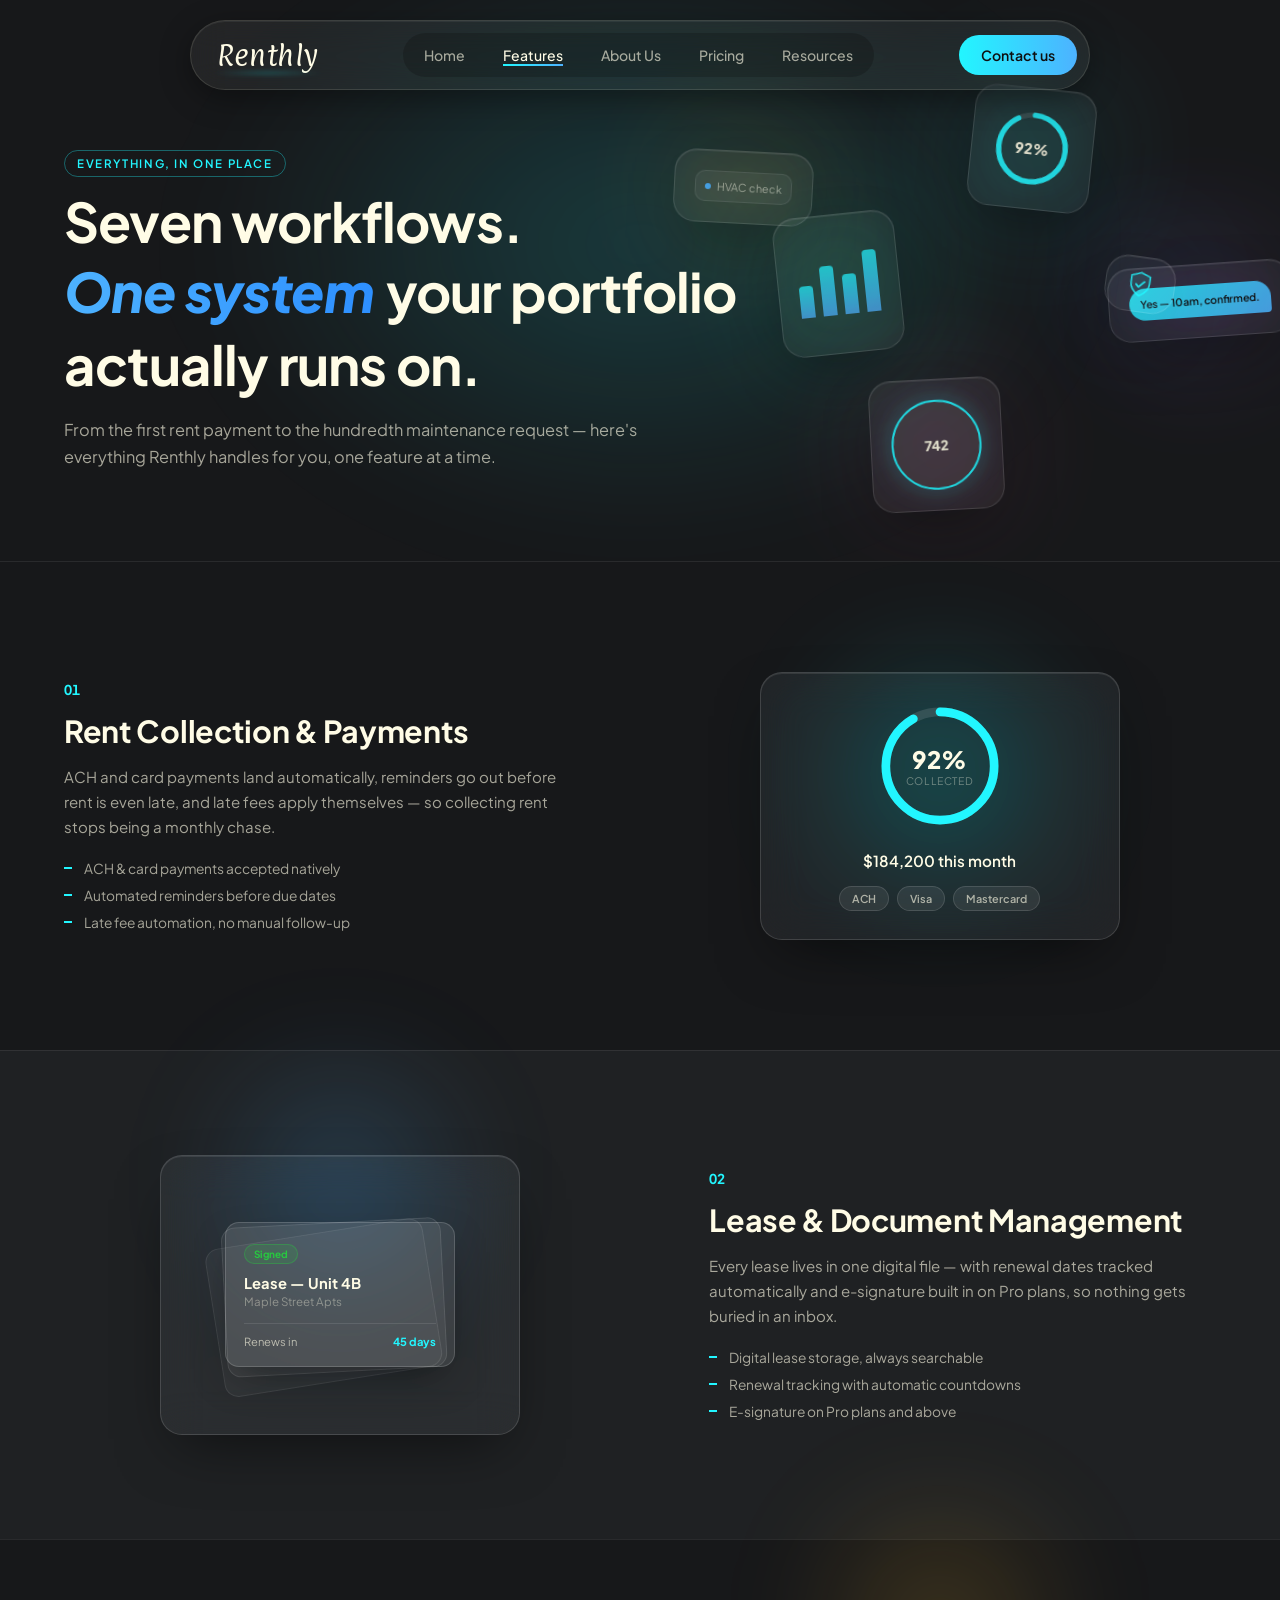
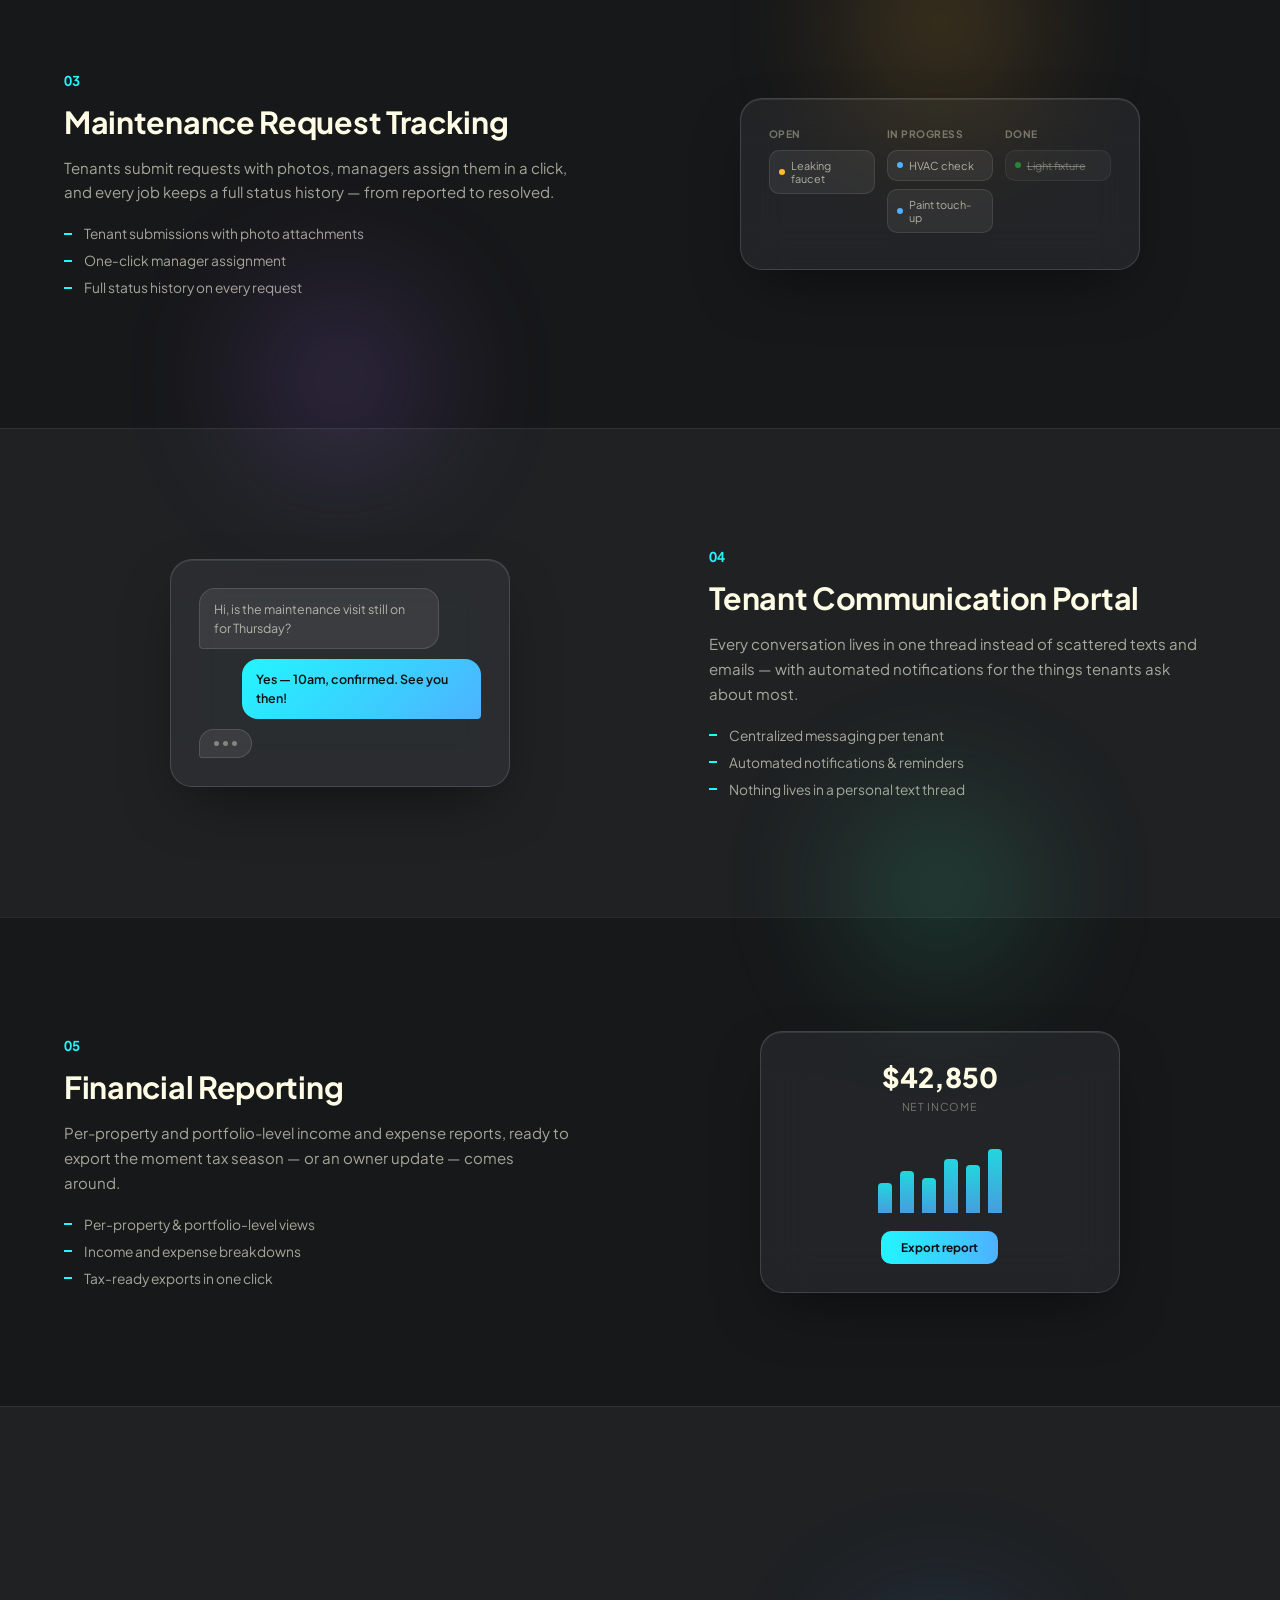
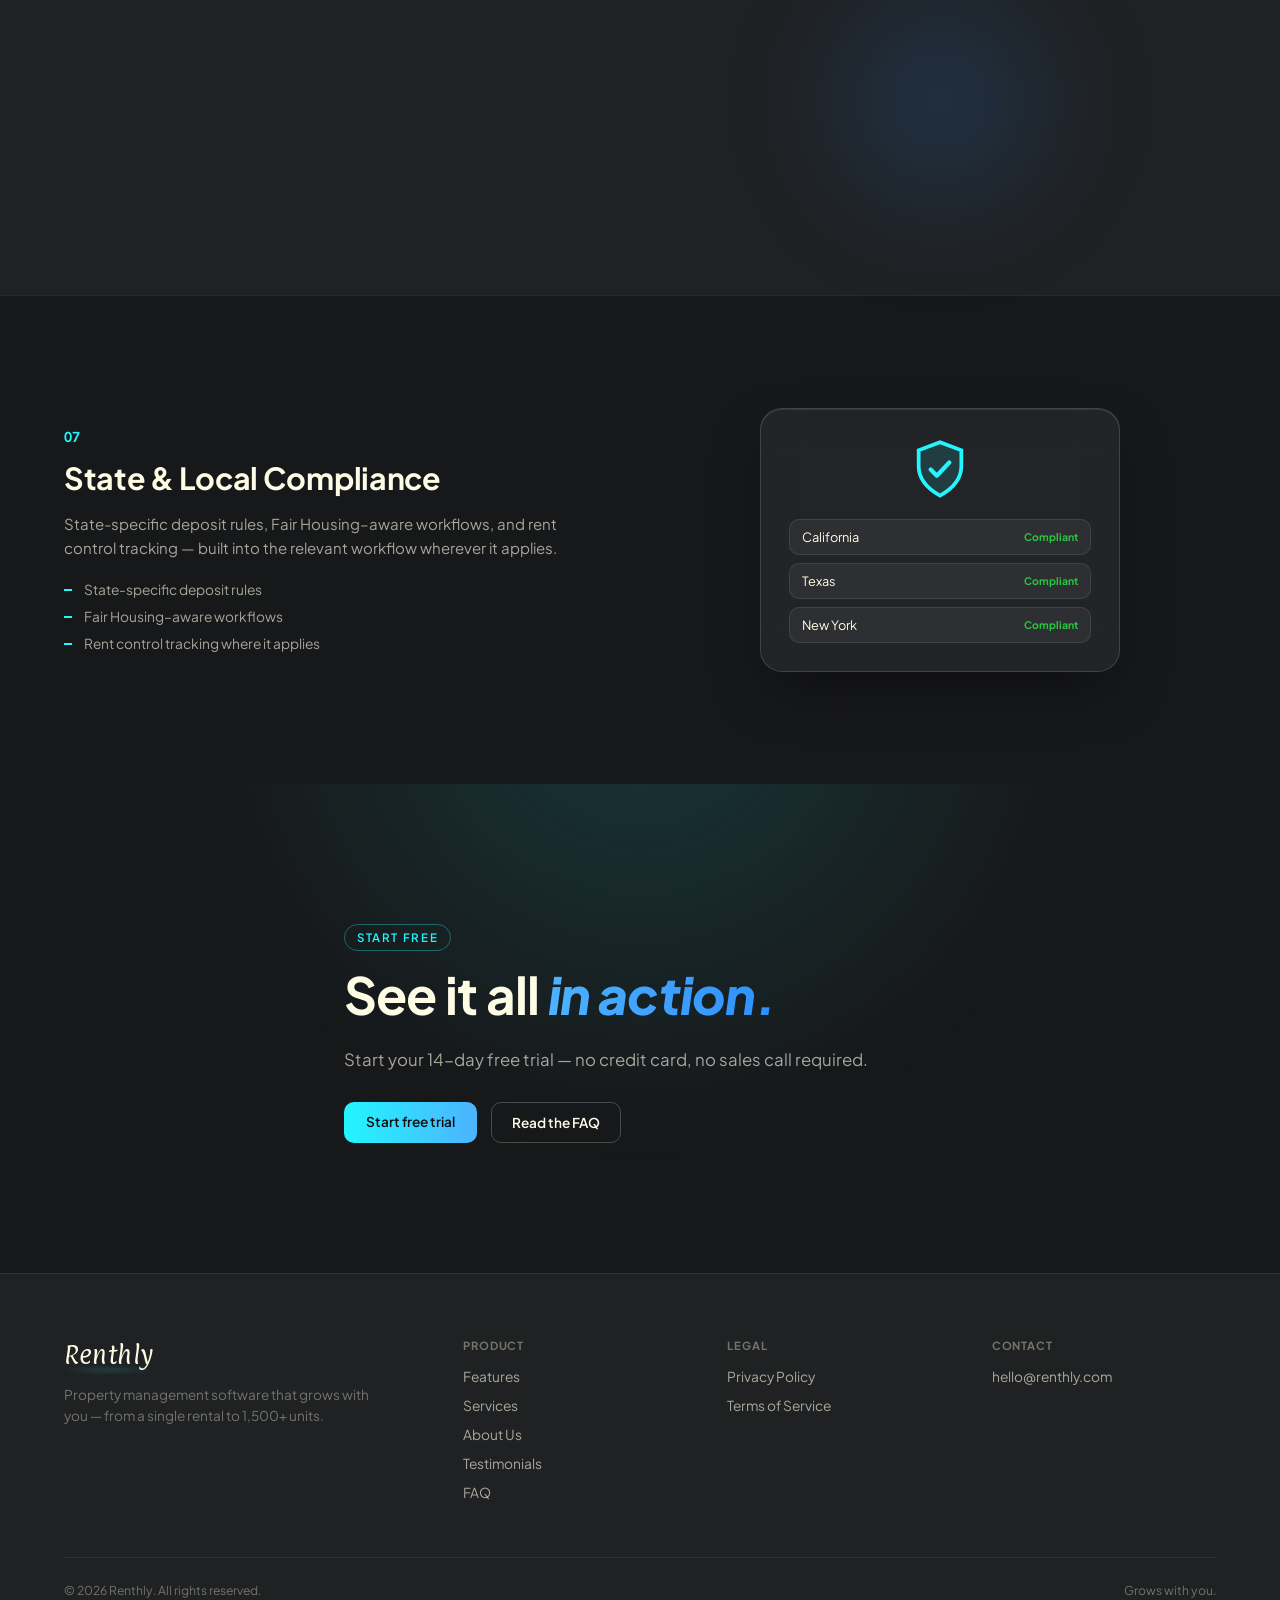
<file: features.html>
<!DOCTYPE html>
<html lang="en">
<head>
<meta charset="UTF-8">
<meta name="viewport" content="width=device-width, initial-scale=1.0">
<title>Features — Renthly | Everything Your Portfolio Actually Runs On</title>
<meta name="description" content="Explore Renthly's full feature set: rent collection, lease management, maintenance tracking, tenant communication, financial reporting, tenant screening, and state compliance — all in one platform.">
<meta name="keywords" content="property management features, rent collection software, maintenance tracking, tenant screening, lease management, compliance tracking">
<meta name="robots" content="index, follow">
<link rel="canonical" href="https://renthly.github.io/Renthly/features.html">

<meta property="og:type" content="website">
<meta property="og:title" content="Renthly Features — Everything Your Portfolio Actually Runs On">
<meta property="og:description" content="Rent collection, lease management, maintenance tracking, tenant communication, financial reporting, screening, and compliance — all in one platform.">
<meta property="og:url" content="https://renthly.github.io/Renthly/features.html">
<meta property="og:site_name" content="Renthly">

<meta name="twitter:card" content="summary_large_image">
<meta name="twitter:title" content="Renthly Features — Everything Your Portfolio Actually Runs On">
<meta name="twitter:description" content="Rent collection, lease management, maintenance tracking, tenant communication, financial reporting, screening, and compliance — all in one platform.">

<link rel="preconnect" href="https://fonts.googleapis.com">
<link rel="preconnect" href="https://fonts.gstatic.com" crossorigin>
<link href="https://fonts.googleapis.com/css2?family=Paprika&family=Plus+Jakarta+Sans:wght@400;500;600;700;800&display=swap" rel="stylesheet">
<link rel="stylesheet" href="style.css">
</head>
<body>

<!-- ============ NAVBAR ============ -->
<header class="island-wrap">
  <nav class="island" id="island">
    <a href="index.html#top" class="logo">Renthly</a>

    <ul class="tabs">
      <li><a href="index.html#top" class="tab-link"><span>Home</span></a></li>
      <li><a href="features.html" class="tab-link active"><span>Features</span></a></li>
      <li><a href="index.html#why" class="tab-link"><span>About Us</span></a></li>
      <li><a href="index.html#cta" class="tab-link"><span>Pricing</span></a></li>
      <li><a href="index.html#faq" class="tab-link"><span>Resources</span></a></li>
    </ul>

    <a href="index.html#cta" class="btn-contact"><span>Contact us</span></a>

    <button class="burger" id="burger" aria-label="Menu">
      <span></span><span></span><span></span>
    </button>
  </nav>

  <div class="mobile-menu" id="mobileMenu">
    <a href="index.html#top" class="mob-link">Home</a>
    <a href="features.html" class="mob-link">Features</a>
    <a href="index.html#why" class="mob-link">About Us</a>
    <a href="index.html#cta" class="mob-link">Pricing</a>
    <a href="index.html#faq" class="mob-link">Resources</a>
    <a href="index.html#cta" class="mob-cta">Contact us</a>
  </div>
</header>

<!-- ============ FEATURES HERO ============ -->
<section class="feat-hero" id="top">
  <div class="feat-hero-glow" aria-hidden="true"></div>

  <div class="feat-hero-frag frag-1 parallax" data-speed="0.18" aria-hidden="true">
    <div class="feat-orb feat-orb-cyan"></div>
    <div class="glass-mock gm-frag">
      <div class="gm-ring-wrap gm-ring-wrap-sm">
        <svg class="gm-ring" viewBox="0 0 120 120">
          <circle cx="60" cy="60" r="50" class="gm-ring-track"/>
          <circle cx="60" cy="60" r="50" class="gm-ring-fill"/>
        </svg>
        <div class="gm-ring-center">
          <span class="gm-ring-pct">92%</span>
        </div>
      </div>
    </div>
  </div>

  <div class="feat-hero-frag frag-2 parallax" data-speed="0.32" aria-hidden="true">
    <div class="feat-orb feat-orb-purple"></div>
    <div class="glass-mock gm-frag gm-frag-chat">
      <div class="gm-bubble out sm">Yes — 10am, confirmed.</div>
    </div>
  </div>

  <div class="feat-hero-frag frag-3 parallax" data-speed="0.1" aria-hidden="true">
    <div class="feat-orb feat-orb-cyan2"></div>
    <div class="glass-mock gm-frag gm-frag-shield">
      <svg viewBox="0 0 24 24" class="gm-shield-icon"><path d="M12 2l8 3v6c0 5-3.5 8.5-8 11-4.5-2.5-8-6-8-11V5l8-3z"/><path class="gm-shield-check" d="M8.5 12.2l2.3 2.3 4.7-4.9"/></svg>
    </div>
  </div>

  <div class="feat-hero-frag frag-4 parallax" data-speed="0.24" aria-hidden="true">
    <div class="feat-orb feat-orb-amber"></div>
    <div class="glass-mock gm-frag gm-frag-ticket">
      <div class="gm-ticket"><span class="gm-dot blue"></span>HVAC check</div>
    </div>
  </div>

  <div class="feat-hero-frag frag-5 parallax" data-speed="0.14" aria-hidden="true">
    <div class="feat-orb feat-orb-green"></div>
    <div class="glass-mock gm-frag gm-frag-bars">
      <div class="gm-bars gm-bars-sm">
        <span style="--h:40%"></span>
        <span style="--h:62%"></span>
        <span style="--h:50%"></span>
        <span style="--h:78%"></span>
      </div>
    </div>
  </div>

  <div class="feat-hero-frag frag-6 parallax" data-speed="0.28" aria-hidden="true">
    <div class="feat-orb feat-orb-pink"></div>
    <div class="glass-mock gm-frag gm-frag-score">
      <div class="gm-score gm-score-sm"><span class="gm-score-num">742</span></div>
    </div>
  </div>

  <div class="section-inner">
    <p class="eyebrow reveal" data-dir="up">Everything, in one place</p>
    <h1 class="feat-hero-title reveal" data-dir="up" style="--d:0.08s">Seven workflows. <em class="script">One system</em> your portfolio actually runs on.</h1>
    <p class="feat-hero-sub reveal" data-dir="up" style="--d:0.16s">From the first rent payment to the hundredth maintenance request — here's everything Renthly handles for you, one feature at a time.</p>
  </div>
</section>

<!-- ============ FEATURE 01 — Rent Collection & Payments ============ -->
<section class="feat-row" id="feat-payments">
  <div class="section-inner feat-row-inner">
    <div class="feat-text reveal" data-dir="left">
      <span class="feat-num">01</span>
      <h2>Rent Collection &amp; Payments</h2>
      <p>ACH and card payments land automatically, reminders go out before rent is even late, and late fees apply themselves — so collecting rent stops being a monthly chase.</p>
      <ul class="feat-points">
        <li>ACH &amp; card payments accepted natively</li>
        <li>Automated reminders before due dates</li>
        <li>Late fee automation, no manual follow-up</li>
      </ul>
    </div>
    <div class="feat-visual reveal" data-dir="right">
      <div class="feat-orb feat-orb-cyan parallax" data-speed="0.12" aria-hidden="true"></div>
      <div class="glass-mock gm-payments">
        <div class="gm-ring-wrap">
          <svg class="gm-ring" viewBox="0 0 120 120">
            <circle cx="60" cy="60" r="50" class="gm-ring-track"/>
            <circle cx="60" cy="60" r="50" class="gm-ring-fill"/>
          </svg>
          <div class="gm-ring-center">
            <span class="gm-ring-pct">92%</span>
            <span class="gm-ring-label">collected</span>
          </div>
        </div>
        <p class="gm-amount">$184,200 this month</p>
        <div class="gm-chips">
          <span class="gm-chip">ACH</span>
          <span class="gm-chip">Visa</span>
          <span class="gm-chip">Mastercard</span>
        </div>
      </div>
    </div>
  </div>
</section>

<!-- ============ FEATURE 02 — Lease & Document Management ============ -->
<section class="feat-row alt" id="feat-lease">
  <div class="section-inner feat-row-inner">
    <div class="feat-text reveal" data-dir="right">
      <span class="feat-num">02</span>
      <h2>Lease &amp; Document Management</h2>
      <p>Every lease lives in one digital file — with renewal dates tracked automatically and e-signature built in on Pro plans, so nothing gets buried in an inbox.</p>
      <ul class="feat-points">
        <li>Digital lease storage, always searchable</li>
        <li>Renewal tracking with automatic countdowns</li>
        <li>E-signature on Pro plans and above</li>
      </ul>
    </div>
    <div class="feat-visual reveal" data-dir="left">
      <div class="feat-orb feat-orb-blue parallax" data-speed="0.2" aria-hidden="true"></div>
      <div class="glass-mock gm-lease">
        <div class="gm-doc gm-doc-back"></div>
        <div class="gm-doc gm-doc-mid"></div>
        <div class="gm-doc gm-doc-front">
          <span class="gm-doc-badge">Signed</span>
          <p class="gm-doc-title">Lease — Unit 4B</p>
          <p class="gm-doc-sub">Maple Street Apts</p>
          <div class="gm-doc-foot">
            <span>Renews in</span>
            <strong>45 days</strong>
          </div>
        </div>
      </div>
    </div>
  </div>
</section>

<!-- ============ FEATURE 03 — Maintenance Request Tracking ============ -->
<section class="feat-row" id="feat-maintenance">
  <div class="section-inner feat-row-inner">
    <div class="feat-text reveal" data-dir="left">
      <span class="feat-num">03</span>
      <h2>Maintenance Request Tracking</h2>
      <p>Tenants submit requests with photos, managers assign them in a click, and every job keeps a full status history — from reported to resolved.</p>
      <ul class="feat-points">
        <li>Tenant submissions with photo attachments</li>
        <li>One-click manager assignment</li>
        <li>Full status history on every request</li>
      </ul>
    </div>
    <div class="feat-visual reveal" data-dir="right">
      <div class="feat-orb feat-orb-amber parallax" data-speed="0.15" aria-hidden="true"></div>
      <div class="glass-mock gm-maintenance">
        <div class="gm-kanban">
          <div class="gm-kcol">
            <p class="gm-kcol-title">Open</p>
            <div class="gm-ticket"><span class="gm-dot amber"></span>Leaking faucet</div>
          </div>
          <div class="gm-kcol">
            <p class="gm-kcol-title">In progress</p>
            <div class="gm-ticket"><span class="gm-dot blue"></span>HVAC check</div>
            <div class="gm-ticket"><span class="gm-dot blue"></span>Paint touch-up</div>
          </div>
          <div class="gm-kcol">
            <p class="gm-kcol-title">Done</p>
            <div class="gm-ticket done"><span class="gm-dot green"></span>Light fixture</div>
          </div>
        </div>
      </div>
    </div>
  </div>
</section>

<!-- ============ FEATURE 04 — Tenant Communication Portal ============ -->
<section class="feat-row alt" id="feat-comms">
  <div class="section-inner feat-row-inner">
    <div class="feat-text reveal" data-dir="right">
      <span class="feat-num">04</span>
      <h2>Tenant Communication Portal</h2>
      <p>Every conversation lives in one thread instead of scattered texts and emails — with automated notifications for the things tenants ask about most.</p>
      <ul class="feat-points">
        <li>Centralized messaging per tenant</li>
        <li>Automated notifications &amp; reminders</li>
        <li>Nothing lives in a personal text thread</li>
      </ul>
    </div>
    <div class="feat-visual reveal" data-dir="left">
      <div class="feat-orb feat-orb-purple parallax" data-speed="0.22" aria-hidden="true"></div>
      <div class="glass-mock gm-comms">
        <div class="gm-bubble in">Hi, is the maintenance visit still on for Thursday?</div>
        <div class="gm-bubble out">Yes — 10am, confirmed. See you then!</div>
        <div class="gm-typing"><span></span><span></span><span></span></div>
      </div>
    </div>
  </div>
</section>

<!-- ============ FEATURE 05 — Financial Reporting ============ -->
<section class="feat-row" id="feat-reporting">
  <div class="section-inner feat-row-inner">
    <div class="feat-text reveal" data-dir="left">
      <span class="feat-num">05</span>
      <h2>Financial Reporting</h2>
      <p>Per-property and portfolio-level income and expense reports, ready to export the moment tax season — or an owner update — comes around.</p>
      <ul class="feat-points">
        <li>Per-property &amp; portfolio-level views</li>
        <li>Income and expense breakdowns</li>
        <li>Tax-ready exports in one click</li>
      </ul>
    </div>
    <div class="feat-visual reveal" data-dir="right">
      <div class="feat-orb feat-orb-green parallax" data-speed="0.14" aria-hidden="true"></div>
      <div class="glass-mock gm-reporting">
        <div class="gm-report-head">
          <p class="gm-report-figure">$42,850</p>
          <span class="gm-report-tag">Net income</span>
        </div>
        <div class="gm-bars">
          <span style="--h:38%"></span>
          <span style="--h:52%"></span>
          <span style="--h:44%"></span>
          <span style="--h:68%"></span>
          <span style="--h:60%"></span>
          <span style="--h:80%"></span>
        </div>
        <button class="gm-export">Export report</button>
      </div>
    </div>
  </div>
</section>

<!-- ============ FEATURE 06 — Tenant Screening Integration ============ -->
<section class="feat-row alt" id="feat-screening">
  <div class="section-inner feat-row-inner">
    <div class="feat-text reveal" data-dir="right">
      <span class="feat-num">06</span>
      <h2>Tenant Screening Integration</h2>
      <p>Background, credit, and eviction checks built directly into the application workflow on Growth tier and above — no separate portal to juggle.</p>
      <ul class="feat-points">
        <li>Credit &amp; background checks</li>
        <li>Eviction history included</li>
        <li>Built into the application flow, Growth tier+</li>
      </ul>
    </div>
    <div class="feat-visual reveal" data-dir="left">
      <div class="feat-orb feat-orb-pink parallax" data-speed="0.19" aria-hidden="true"></div>
      <div class="glass-mock gm-screening">
        <div class="gm-score">
          <span class="gm-score-num">742</span>
          <span class="gm-score-label">Score</span>
        </div>
        <ul class="gm-checklist">
          <li><span class="gm-check">✓</span> Credit check</li>
          <li><span class="gm-check">✓</span> Background check</li>
          <li><span class="gm-check">✓</span> Eviction history</li>
        </ul>
      </div>
    </div>
  </div>
</section>

<!-- ============ FEATURE 07 — State & Local Compliance ============ -->
<section class="feat-row" id="feat-compliance">
  <div class="section-inner feat-row-inner">
    <div class="feat-text reveal" data-dir="left">
      <span class="feat-num">07</span>
      <h2>State &amp; Local Compliance</h2>
      <p>State-specific deposit rules, Fair Housing–aware workflows, and rent control tracking — built into the relevant workflow wherever it applies.</p>
      <ul class="feat-points">
        <li>State-specific deposit rules</li>
        <li>Fair Housing–aware workflows</li>
        <li>Rent control tracking where it applies</li>
      </ul>
    </div>
    <div class="feat-visual reveal" data-dir="right">
      <div class="feat-orb feat-orb-cyan2 parallax" data-speed="0.16" aria-hidden="true"></div>
      <div class="glass-mock gm-compliance">
        <div class="gm-shield">
          <svg viewBox="0 0 24 24" class="gm-shield-icon"><path d="M12 2l8 3v6c0 5-3.5 8.5-8 11-4.5-2.5-8-6-8-11V5l8-3z"/><path class="gm-shield-check" d="M8.5 12.2l2.3 2.3 4.7-4.9"/></svg>
        </div>
        <ul class="gm-states">
          <li><span>California</span><em>Compliant</em></li>
          <li><span>Texas</span><em>Compliant</em></li>
          <li><span>New York</span><em>Compliant</em></li>
        </ul>
      </div>
    </div>
  </div>
</section>

<!-- ============ CTA ============ -->
<section class="cta" id="cta-features">
  <div class="cta-glow parallax" data-speed="0.1" aria-hidden="true"></div>
  <div class="section-inner cta-inner">
    <p class="eyebrow reveal" data-dir="up">Start free</p>
    <h2 class="cta-title reveal" data-dir="up" style="--d:0.08s">See it all <em class="script">in action.</em></h2>
    <p class="cta-sub reveal" data-dir="up" style="--d:0.16s">Start your 14-day free trial — no credit card, no sales call required.</p>
    <div class="cta-actions reveal" data-dir="up" style="--d:0.24s">
      <a href="index.html#cta" class="btn-primary"><span>Start free trial</span></a>
      <a href="index.html#faq" class="btn-ghost"><span>Read the FAQ</span></a>
    </div>
  </div>
</section>

<!-- ============ FOOTER ============ -->
<footer class="footer">
  <div class="section-inner footer-inner">
    <div class="footer-top">
      <div class="footer-brand">
        <a href="index.html#top" class="logo footer-logo">Renthly</a>
        <p class="footer-tagline">Property management software that grows with you — from a single rental to 1,500+ units.</p>
      </div>

      <nav class="footer-col" aria-label="Product">
        <p class="footer-col-title">Product</p>
        <a href="features.html">Features</a>
        <a href="index.html#services">Services</a>
        <a href="index.html#why">About Us</a>
        <a href="index.html#testimonials">Testimonials</a>
        <a href="index.html#faq">FAQ</a>
      </nav>

      <nav class="footer-col" aria-label="Legal">
        <p class="footer-col-title">Legal</p>
        <a href="#">Privacy Policy</a>
        <a href="#">Terms of Service</a>
      </nav>

      <div class="footer-col">
        <p class="footer-col-title">Contact</p>
        <a href="mailto:hello@renthly.com">hello@renthly.com</a>
      </div>
    </div>

    <div class="footer-bottom">
      <p>© 2026 Renthly. All rights reserved.</p>
      <p>Grows with you.</p>
    </div>
  </div>
</footer>

<script src="main.js"></script>
</body>
</html>
</file>
<file: style.css>
/* ===================================================================
   RENTHLY — tokens
=================================================================== */
:root{
  --charcoal:      #17181a;
  --charcoal-soft: #1f2123;
  --panel:         #1c1e21;
  --panel-line:    rgba(255,255,255,0.08);

  --cyan:          #22f6ff;
  --cyan-soft:     rgba(34,246,255,0.35);
  --sky:           #4db2ff;
  --cream:         #fffce6;
  --cream-dim:     rgba(255,252,230,0.62);
  --cream-faint:   rgba(255,252,230,0.38);

  --ink:           #0e0f10;

  --font-logo: 'Paprika', cursive;
  --font-script: 'Caveat', cursive;
  --font-body: 'Plus Jakarta Sans', -apple-system, BlinkMacSystemFont, sans-serif;

  --ease: cubic-bezier(.16,.84,.32,1);
}

*{ margin:0; padding:0; box-sizing:border-box; }
html{ scroll-behavior:smooth; }

body{
  background:var(--charcoal);
  color:var(--cream);
  font-family:var(--font-body);
  -webkit-font-smoothing:antialiased;
  overflow-x:hidden;
}

a{ text-decoration:none; color:inherit; }
button{ font-family:inherit; border:none; background:none; cursor:pointer; }
ul{ list-style:none; }

@media (prefers-reduced-motion: reduce){
  *{ animation-duration:0.001ms !important; animation-iteration-count:1 !important; transition-duration:0.001ms !important; }
}

/* ===================================================================
   NAVBAR — dynamic island
=================================================================== */
.island-wrap{
  position:fixed;
  top:20px; left:20px; right:20px;
  z-index:100;
  display:flex;
  flex-direction:column;
  align-items:center;
  pointer-events:none;
}

.island{
  pointer-events:auto;
  width:100%;
  max-width:900px;
  display:flex;
  align-items:center;
  justify-content:space-between;
  gap:20px;
  padding:12px 12px 12px 26px;
  border-radius:999px;
  background:rgba(255,252,230,0.06);
  border:1px solid rgba(255,252,230,0.12);
  backdrop-filter:blur(18px) saturate(140%);
  -webkit-backdrop-filter:blur(18px) saturate(140%);
  box-shadow:0 8px 30px rgba(0,0,0,0.35), inset 0 1px 0 rgba(255,255,255,0.06);
  opacity:0;
  transform:translateY(-28px);
  animation:islandDrop .8s var(--ease) .1s forwards;
}

@keyframes islandDrop{
  to{ opacity:1; transform:translateY(0); }
}

.logo{
  font-family:var(--font-logo);
  font-size:1.55rem;
  letter-spacing:.5px;
  color:var(--cream);
  white-space:nowrap;
  position:relative;
}
.logo::after{
  content:'';
  position:absolute;
  left:-6px; right:-6px; bottom:-3px;
  height:6px;
  background:radial-gradient(ellipse at center, var(--cyan-soft), transparent 70%);
  opacity:.7;
  filter:blur(2px);
}

.tabs{
  display:flex;
  align-items:center;
  gap:6px;
  background:rgba(0,0,0,0.18);
  border-radius:999px;
  padding:5px;
}

.tab-link{
  position:relative;
  display:inline-block;
  padding:8px 16px;
  border-radius:999px;
  font-size:.88rem;
  font-weight:500;
  color:var(--cream-dim);
  transition:color .3s var(--ease);
}
.tab-link span{ position:relative; z-index:2; }
.tab-link::before{
  content:'';
  position:absolute;
  left:16px; right:16px; bottom:6px;
  height:2px;
  background:linear-gradient(90deg, var(--cyan), var(--sky));
  transform:scaleX(0);
  transform-origin:left;
  transition:transform .35s var(--ease);
  z-index:2;
}
.tab-link:hover,
.tab-link.active{ color:var(--cream); }
.tab-link:hover::before,
.tab-link.active::before{ transform:scaleX(1); }

.btn-contact{
  position:relative;
  display:inline-flex;
  align-items:center;
  padding:11px 22px;
  border-radius:999px;
  font-size:.88rem;
  font-weight:600;
  color:var(--ink);
  background:linear-gradient(90deg, var(--cyan), var(--sky));
  white-space:nowrap;
  overflow:hidden;
  isolation:isolate;
  transition:transform .35s var(--ease), box-shadow .35s var(--ease);
}
.btn-contact span{ position:relative; z-index:2; }
.btn-contact::after{
  content:'';
  position:absolute;
  inset:0;
  background:linear-gradient(90deg, var(--sky), var(--cyan));
  transform:translateX(-101%);
  transition:transform .4s var(--ease);
  z-index:1;
}
.btn-contact:hover{
  transform:translateY(-2px);
  box-shadow:0 10px 24px var(--cyan-soft);
}
.btn-contact:hover::after{ transform:translateX(0); }

.burger{
  display:none;
  flex-direction:column;
  justify-content:center;
  gap:5px;
  width:38px; height:38px;
  border-radius:50%;
  background:rgba(255,255,255,0.08);
}
.burger span{
  display:block; width:16px; height:2px; margin:0 auto;
  background:var(--cream); border-radius:2px;
  transition:transform .3s var(--ease), opacity .3s var(--ease);
}
.burger.open span:nth-child(1){ transform:translateY(7px) rotate(45deg); }
.burger.open span:nth-child(2){ opacity:0; }
.burger.open span:nth-child(3){ transform:translateY(-7px) rotate(-45deg); }

.mobile-menu{
  pointer-events:auto;
  width:100%;
  max-width:900px;
  margin:10px auto 0;
  display:flex;
  flex-direction:column;
  gap:4px;
  padding:10px;
  border-radius:22px;
  background:rgba(23,24,26,0.92);
  border:1px solid rgba(255,252,230,0.12);
  backdrop-filter:blur(18px);
  max-height:0;
  opacity:0;
  overflow:hidden;
  transition:max-height .45s var(--ease), opacity .35s var(--ease), padding .45s var(--ease);
}
.mobile-menu.open{
  max-height:320px;
  opacity:1;
  padding:14px;
}
.mob-link{
  padding:12px 14px;
  border-radius:12px;
  font-weight:500;
  color:var(--cream-dim);
  transition:background .25s, color .25s;
}
.mob-link:hover{ background:rgba(255,255,255,0.06); color:var(--cream); }
.mob-cta{
  margin-top:6px;
  text-align:center;
  padding:12px 14px;
  border-radius:12px;
  font-weight:600;
  color:var(--ink);
  background:linear-gradient(90deg, var(--cyan), var(--sky));
}

/* ===================================================================
   HERO — sized to fit one laptop screen, no scroll
=================================================================== */
.hero-stack{
  position:relative;
  height:200svh; /* hero's own 100svh + one extra viewport of "stuck" time —
    bounds how long the sticky effect lasts so it releases cleanly instead
    of staying pinned for the rest of the page */
}

.hero{
  position:sticky;
  top:0;
  z-index:0;
  height:100svh;
  min-height:560px;
  padding:104px 64px 26px;
  display:flex;
  align-items:center;
  overflow:hidden;
  background:var(--charcoal);
}

/* ---- horizon glow (disc technique) ---- */
.hero::before{
  content:"";
  position:absolute;
  inset:-10%;
  z-index:1;
  pointer-events:none;
  background:
    radial-gradient(176% 61% at 50% 70%, rgba(34,246,255,0.12) 0%, transparent 65%),
    radial-gradient(110% 24% at 50% 70%, rgba(34,246,255,0.29) 0%, transparent 70%),
    radial-gradient(45% 55% at 6% 62%, rgba(37,99,235,0.05) 0%, transparent 70%),
    radial-gradient(45% 55% at 94% 62%, rgba(77,178,255,0.05) 0%, transparent 70%);
  filter:blur(70px);
  animation:horizonPulse 6s ease-in-out infinite;
}
@keyframes horizonPulse{
  0%,100%{ opacity:.8; }
  50%{ opacity:1; }
}

.horizon-surface{
  position:absolute;
  left:50%; top:88%;
  width:165%;
  aspect-ratio:1;
  transform:translateX(-50%);
  border-radius:50%;
  z-index:2;
  pointer-events:none;
  background:var(--charcoal);
  border-top:2.5px solid var(--cyan);
  box-shadow:
    0 0 13px rgba(34,246,255,0.9),
    0 0 49px rgba(34,246,255,0.55),
    0 0 154px 25px rgba(34,246,255,0.28);
}

/* film grain — kills gradient banding */
.hero::after{
  content:"";
  position:absolute;
  inset:0;
  z-index:3;
  pointer-events:none;
  mix-blend-mode:overlay;
  opacity:.08;
  background-image:url("data:image/svg+xml,%3Csvg xmlns='http://www.w3.org/2000/svg' width='300' height='300'%3E%3Cfilter id='n'%3E%3CfeTurbulence type='fractalNoise' baseFrequency='0.9' numOctaves='2' stitchTiles='stitch'/%3E%3C/filter%3E%3Crect width='100%25' height='100%25' filter='url(%23n)'/%3E%3C/svg%3E");
}

.hero-inner{
  position:relative;
  z-index:4;
  width:100%;
  max-width:1400px;
  margin:0 auto;
  display:grid;
  grid-template-columns:1.55fr 1fr;
  gap:32px;
  align-items:center;
}

/* ---- copy ---- */
.eyebrow{
  display:inline-block;
  font-size:.72rem;
  font-weight:600;
  letter-spacing:.14em;
  text-transform:uppercase;
  color:var(--cyan);
  padding:5px 12px;
  border:1px solid var(--cyan-soft);
  border-radius:999px;
  margin-bottom:10px;
}

.headline{
  font-family:var(--font-body);
  font-style:normal;
  font-weight:700;
  font-size:clamp(2.5rem, 3.6vw, 3.3rem);
  line-height:1.26;
  letter-spacing:-.015em;
  color:var(--cream);
  overflow:visible;
}
.headline span{ display:block; }
.headline .script{
  font-family:var(--font-body);
  font-weight:800;
  font-style:italic;
  font-size:1.05em;
  background:linear-gradient(90deg, var(--sky), #2d8fff);
  -webkit-background-clip:text;
  background-clip:text;
  color:transparent;
  padding-right:.05em;
  padding-bottom:.06em;
  display:inline-block;
}

.subtext{
  margin-top:10px;
  max-width:640px;
  font-size:.9rem;
  line-height:1.55;
  color:var(--cream-dim);
}

.hero-actions{
  display:flex;
  flex-wrap:wrap;
  gap:12px;
  margin-top:16px;
}

.btn-primary{
  position:relative;
  padding:11px 22px;
  border-radius:10px;
  font-weight:600;
  font-size:.85rem;
  color:var(--ink);
  background:linear-gradient(90deg, var(--cyan), var(--sky));
  overflow:hidden;
  isolation:isolate;
  transition:transform .3s var(--ease), box-shadow .3s var(--ease);
}
.btn-primary span{ position:relative; z-index:2; }
.btn-primary::after{
  content:'';
  position:absolute; inset:0;
  background:linear-gradient(90deg, var(--sky), var(--cyan));
  transform:translateX(-101%);
  transition:transform .4s var(--ease);
}
.btn-primary:hover{ transform:translateY(-3px); box-shadow:0 14px 30px var(--cyan-soft); }
.btn-primary:hover::after{ transform:translateX(0); }

.btn-ghost{
  position:relative;
  padding:11px 20px;
  border-radius:10px;
  font-weight:600;
  font-size:.85rem;
  color:var(--cream);
  border:1px solid rgba(255,252,230,0.22);
}
.btn-ghost::before{
  content:'';
  position:absolute;
  left:20px; right:20px; bottom:8px;
  height:2px;
  background:var(--cyan);
  transform:scaleX(0);
  transform-origin:left;
  transition:transform .35s var(--ease);
}
.btn-ghost:hover{ color:var(--cyan); }
.btn-ghost:hover::before{ transform:scaleX(1); }

.trial-note{
  margin-top:8px;
  font-size:.74rem;
  color:var(--cream-faint);
}

.trust-badges{
  display:flex;
  align-items:center;
  gap:12px;
  margin-top:14px;
}
.badge-avatars{ display:flex; }
.badge-avatar{
  width:34px; height:34px;
  border-radius:50%;
  object-fit:cover;
  border:2px solid var(--charcoal);
  margin-left:-10px;
  box-shadow:0 0 0 1px rgba(255,252,230,0.15);
}
.badge-avatar:first-child{ margin-left:0; }
.badge-text{ display:flex; flex-direction:column; gap:1px; }
.badge-stars{ font-size:.72rem; color:var(--cyan); letter-spacing:1px; }
.badge-label{ font-size:.72rem; color:var(--cream-faint); }

/* ---- visual / mockups ---- */
.hero-visual{
  position:relative;
  height:clamp(440px, 56vh, 560px);
}

.mock{
  position:absolute;
  border-radius:16px;
  background:linear-gradient(180deg, var(--panel), var(--charcoal-soft));
  border:1px solid var(--panel-line);
  box-shadow:0 24px 50px -18px rgba(0,0,0,0.6), 0 0 0 1px rgba(255,255,255,0.02);
  backdrop-filter:blur(6px);
}

.mock-main{
  width:min(435px, 90%);
  left:50%;
  top:50%;
  transform:translate(-50%,-50%);
  animation:floatMain 6.5s ease-in-out infinite;
}
@keyframes floatMain{
  0%,100%{ transform:translate(-50%,-50%) translateY(0); }
  50%{ transform:translate(-50%,-50%) translateY(-10px); }
}

.mock-bar{
  display:flex; align-items:center; gap:6px;
  padding:9px 12px;
  border-bottom:1px solid var(--panel-line);
}
.mock-bar.tiny{ padding:7px 10px; }
.dot{ width:8px; height:8px; border-radius:50%; }
.dot.r{ background:#ff5f57; } .dot.y{ background:#febc2e; } .dot.g{ background:#28c840; }
.mock-url{
  margin-left:8px;
  font-size:.6rem;
  color:var(--cream-faint);
  font-family:monospace;
}

.mock-body{ padding:18px 14px; }
.mb-head{ display:flex; align-items:center; justify-content:space-between; margin-bottom:12px; }
.mb-title{ font-size:.82rem; font-weight:700; color:var(--cream); }
.mb-pill{
  font-size:.56rem; font-weight:700; letter-spacing:.05em;
  color:var(--ink);
  background:var(--cyan);
  padding:2px 8px; border-radius:999px;
}

.mb-stats{ display:grid; grid-template-columns:repeat(3,1fr); gap:6px; margin-bottom:12px; }
.mb-stat{
  padding:8px 6px;
  border-radius:8px;
  background:rgba(255,255,255,0.03);
  border:1px solid var(--panel-line);
  display:flex; flex-direction:column; gap:3px;
}
.mb-stat-label{ font-size:.54rem; color:var(--cream-faint); }
.mb-stat-val{ font-size:.8rem; font-weight:700; color:var(--cream); }

.mb-chart{
  height:60px; margin-bottom:12px;
  border-radius:8px;
  background:rgba(255,255,255,0.03);
  border:1px solid var(--panel-line);
  padding:4px 0 0;
}
.chart-svg{ width:100%; height:100%; }
.chart-line{ fill:none; stroke:var(--cyan); stroke-width:2.4; }
.chart-fill{ fill:var(--cyan); opacity:.08; }

.mb-rows{ display:flex; flex-direction:column; gap:7px; }
.mb-row{ display:flex; align-items:center; gap:8px; }
.mb-row-dot{ width:5px; height:5px; border-radius:50%; flex:none; }
.mb-row-dot.green{ background:#28c840; } .mb-row-dot.blue{ background:var(--sky); } .mb-row-dot.amber{ background:#febc2e; }
.mb-row-text{ font-size:.64rem; color:var(--cream-dim); flex:1; }
.mb-row-tag{ font-size:.56rem; color:var(--cream-faint); }

.mock-small{ width:230px; z-index:3; }
.mock-tr{
  top:0%; right:-2%;
  animation:floatTR 5.5s ease-in-out infinite;
}
@keyframes floatTR{
  0%,100%{ transform:translateY(0) rotate(-2deg); }
  50%{ transform:translateY(-10px) rotate(-1deg); }
}
.mock-bl{
  bottom:2%; left:-4%;
  animation:floatBL 6s ease-in-out infinite;
}
@keyframes floatBL{
  0%,100%{ transform:translateY(0) rotate(2deg); }
  50%{ transform:translateY(-8px) rotate(1deg); }
}

.mock-body-sm{ padding:10px 11px 12px; }
.sm-title{ font-size:.68rem; font-weight:700; color:var(--cream); margin-bottom:8px; }
.sm-row{ display:flex; align-items:center; gap:8px; margin-bottom:8px; }
.sm-icon{ font-size:.85rem; }
.sm-col{ display:flex; flex-direction:column; gap:2px; }
.sm-line{ font-size:.6rem; color:var(--cream-dim); }
.sm-sub{ font-size:.54rem; color:var(--cream-faint); }
.sm-badge{
  display:inline-block;
  font-size:.54rem; font-weight:600;
  color:var(--sky);
  background:rgba(77,178,255,0.12);
  border:1px solid rgba(77,178,255,0.3);
  padding:2px 8px; border-radius:999px;
}
.sm-pay{ display:flex; align-items:center; justify-content:space-between; margin-bottom:10px; }
.sm-pay-label{ font-size:.6rem; color:var(--cream-faint); }
.sm-pay-amt{ font-size:.88rem; font-weight:700; color:var(--cyan); }
.sm-btn{
  width:100%; padding:8px;
  border-radius:8px;
  font-size:.64rem; font-weight:700;
  color:var(--ink);
  background:linear-gradient(90deg, var(--cyan), var(--sky));
}

.glow-orb{
  position:absolute;
  border-radius:50%;
  filter:blur(60px);
  pointer-events:none;
  z-index:1;
}
.glow-orb-1{
  width:220px; height:220px;
  background:radial-gradient(circle, var(--cyan-soft), transparent 70%);
  top:8%; right:8%;
  animation:orbDrift 8s ease-in-out infinite;
}
.glow-orb-2{
  width:180px; height:180px;
  background:radial-gradient(circle, rgba(77,178,255,0.28), transparent 70%);
  bottom:0%; left:4%;
  animation:orbDrift 9s ease-in-out infinite reverse;
}
@keyframes orbDrift{
  0%,100%{ transform:translate(0,0); }
  50%{ transform:translate(-14px, 16px); }
}

/* ===================================================================
   REVEAL ANIMATIONS (pan up / left / right)
=================================================================== */
.reveal{
  opacity:0;
  transition:opacity .85s var(--ease), transform .85s var(--ease);
  transition-delay:var(--d, 0s);
}
.reveal[data-dir="up"]{ transform:translateY(28px); }
.reveal[data-dir="left"]{ transform:translateX(-40px); }
.reveal[data-dir="right"]{ transform:translateX(40px); }

.reveal.in{
  opacity:1;
  transform:translate(0,0);
}

/* ===================================================================
   RESPONSIVE
=================================================================== */
@media (max-width:1440px) and (min-width:1081px){
  .hero-visual{ height:clamp(420px, 54vh, 480px); }
  .mock-tr{ top:-4%; right:-6%; }
  .mock-bl{ bottom:0%; left:-8%; }
}

@media (max-width:1080px){
  .hero-stack{ height:auto; }
  .hero{ position:relative; top:auto; height:auto; min-height:100svh; padding:110px 40px 40px; }
  .product{ margin-top:0; }
  .hero-inner{ grid-template-columns:1fr; }
  .hero-visual{ height:420px; margin-top:32px; }
  .hero-copy{ text-align:left; }
  /* top:88% was relative to .hero's total height, which grows tall once
     text + mockups stack — that pushed the disc up into the content.
     Anchor from the bottom instead so it always sits at the true bottom
     of the section regardless of how tall the stacked content gets. */
  .horizon-surface{ top:auto; bottom:calc(-165vw + 90px); }
}

@media (max-width:860px){
  .tabs{ display:none; }
  .btn-contact{ display:none; }
  .burger{ display:flex; }
  .island{ padding:10px 10px 10px 20px; }
}

@media (max-width:640px){
  .hero{ padding:104px 26px 40px; }
  .hero-visual{ height:400px; }
  .mock-main{ width:88%; top:46%; }
  .mock-small{ width:132px; }
  .mock-body-sm{ padding:9px 10px 11px; }
  .sm-title{ font-size:.68rem; margin-bottom:8px; }
  .sm-line{ font-size:.6rem; }
  .mock-tr{ top:-6%; right:0%; }
  .mock-bl{ bottom:-4%; left:0%; }
}

@media (max-width:420px){
  .hero-visual{ height:360px; }
  .mock-main{ width:90%; }
  .mock-small{ width:120px; }
  .mock-tr{ top:-8%; right:-2%; }
  .mock-bl{ bottom:-6%; left:-2%; }
  .headline{ font-size:1.6rem; }
}


/* ===================================================================
   SHARED SECTION SCAFFOLDING
=================================================================== */
#product, #services, #why, #testimonials, #faq, #cta{
  scroll-margin-top:110px;
}

.section-inner{
  max-width:1400px;
  margin:0 auto;
  padding:0 64px;
}

.section-head{
  max-width:720px;
  margin-bottom:56px;
}

.section-title{
  font-family:var(--font-body);
  font-weight:700;
  font-size:clamp(2rem, 3.4vw, 2.8rem);
  line-height:1.32;
  color:var(--cream);
  letter-spacing:-.01em;
  overflow:visible;
}
.section-title .script,
.cta-title .script{
  font-family:var(--font-body);
  font-weight:800;
  font-style:italic;
  padding-bottom:.06em;
  padding-right:.06em;
  display:inline-block;
  background:linear-gradient(90deg, var(--sky), #2d8fff);
  -webkit-background-clip:text;
  background-clip:text;
  color:transparent;
}

.section-sub{
  margin-top:16px;
  font-size:1rem;
  line-height:1.6;
  color:var(--cream-dim);
  max-width:560px;
}

.section-head .eyebrow{ margin-bottom:18px; }

/* ===================================================================
/* ===================================================================
   PRODUCT — split: mockup left, fading horizontal scroll right
=================================================================== */
.product{
  padding:110px 0 90px;
  background:var(--charcoal);
  position:relative;
  z-index:1; /* scrolls up over the sticky hero underneath, covering the
    horizon glow like an overlay instead of cutting away from it */
  margin-top:-100svh; /* pulls this section up into the hero-stack's extra
    viewport of height, so it starts sliding over hero immediately when
    hero's "stuck" window begins, instead of only after it fully ends */
}

.product-split{
  display:grid;
  grid-template-columns:1fr 1fr;
  gap:56px;
  align-items:center;
  margin-top:48px;
}

.mock-product{
  position:relative; /* .mock is position:absolute by default (for the hero
    mockups) — override it here since this one sits in normal document flow */
  width:100%;
}
.pv-rows{
  display:flex;
  flex-direction:column;
  gap:2px;
  margin-top:2px;
}
.pv-row{
  display:flex;
  align-items:center;
  justify-content:space-between;
  padding:12px 0;
  border-bottom:1px solid var(--panel-line);
  font-size:.78rem;
}
.pv-row:last-child{ border-bottom:none; }
.pv-name{ color:var(--cream); font-weight:600; flex:1; }
.pv-units{ color:var(--cream-faint); margin:0 12px; white-space:nowrap; }
.pv-status{
  font-size:.62rem;
  font-weight:700;
  padding:3px 9px;
  border-radius:999px;
  white-space:nowrap;
}
.pv-status.ok{ color:#28c840; background:rgba(40,200,64,0.12); border:1px solid rgba(40,200,64,0.3); }
.pv-status.warn{ color:#febc2e; background:rgba(254,188,46,0.12); border:1px solid rgba(254,188,46,0.3); }

.product-scroll-side{ overflow:hidden; min-width:0; }

.product-track{
  display:flex;
  overflow-x:auto;
  scroll-snap-type:x mandatory;
  gap:0;
  padding:8px 0 20px;
  scrollbar-width:none;
}
.product-track::-webkit-scrollbar{ display:none; }

.p-panel{
  flex:0 0 auto;
  width:min(300px, 82%);
  scroll-snap-align:center;
  padding:0 32px;
  border-left:1px solid var(--panel-line);
  opacity:.32;
  transition:opacity .5s var(--ease), border-color .4s var(--ease);
}
.p-panel:first-child{ border-left:none; padding-left:0; }
.p-panel.active{ opacity:1; }

.p-num{
  display:block;
  font-size:4rem;
  font-weight:800;
  line-height:1;
  letter-spacing:-.02em;
  color:transparent;
  -webkit-text-stroke:1.5px var(--panel-line);
  margin-bottom:18px;
  font-variant-numeric:tabular-nums;
  transition:-webkit-text-stroke-color .4s var(--ease);
}
.p-panel.active .p-num{ -webkit-text-stroke:1.5px var(--cyan); }

.p-panel h3{
  font-size:1.05rem;
  font-weight:700;
  color:var(--cream);
  margin-bottom:10px;
  min-height:2.6em;
}
.p-panel p{
  font-size:.85rem;
  line-height:1.6;
  color:var(--cream-dim);
}

.product-nav{
  display:flex;
  gap:10px;
  margin-top:4px;
}


/*=================================================================== */
.services{
  padding:110px 0;
  background:var(--charcoal-soft);
  position:relative;
}

.timeline{
  position:relative;
  display:grid;
  grid-template-columns:repeat(4, 1fr);
  gap:36px;
  padding-top:44px;
  margin-top:44px;
}
.timeline-line{
  position:absolute;
  top:0; left:0; right:0;
  height:2px;
  background:var(--panel-line);
  overflow:hidden;
}
.timeline-line::after{
  content:'';
  position:absolute;
  inset:0;
  background:linear-gradient(90deg, var(--cyan), var(--sky));
  transform-origin:left;
  transform:scaleX(0);
  transition:transform 1.2s var(--ease);
}
.timeline-line.in::after{ transform:scaleX(1); }

.timeline-item{ position:relative; }
.timeline-item::before{
  content:'';
  position:absolute;
  top:-50px;
  left:0;
  width:10px; height:10px;
  border-radius:50%;
  background:var(--cyan);
  box-shadow:0 0 12px var(--cyan-soft);
}
.timeline-num{
  display:block;
  font-size:1.6rem;
  font-weight:800;
  color:var(--cream-faint);
  margin-bottom:14px;
  font-variant-numeric:tabular-nums;
}
.timeline-item h3{
  font-size:1.02rem;
  font-weight:700;
  color:var(--cream);
  margin-bottom:8px;
}
.timeline-item p{
  font-size:.85rem;
  line-height:1.55;
  color:var(--cream-dim);
}

/* ===================================================================
   WHY CHOOSE US — comparison table
=================================================================== */
.why{
  padding:110px 0;
  background:var(--charcoal);
}

.why-table-wrap{ overflow-x:auto; }
.why-table{
  width:100%;
  border-collapse:collapse;
  min-width:640px;
}
.why-table th, .why-table td{
  padding:18px 22px;
  text-align:left;
  font-size:.85rem;
  border-bottom:1px solid var(--panel-line);
  vertical-align:top;
}
.why-table thead th{
  font-size:.68rem;
  font-weight:700;
  letter-spacing:.08em;
  text-transform:uppercase;
  color:var(--cream-faint);
  padding-bottom:16px;
}
.why-row-label{ width:130px; }
.why-table th[scope="row"]{
  font-weight:600;
  color:var(--cream);
  font-size:.82rem;
  white-space:nowrap;
}
.why-table td{ color:var(--cream-dim); }
.why-col-highlight{
  background:linear-gradient(180deg, rgba(34,246,255,0.07), rgba(34,246,255,0.02));
  color:var(--cream) !important;
  font-weight:600;
}
thead .why-col-highlight{ color:var(--cyan) !important; }
.why-table thead tr th.why-col-highlight{ border-radius:14px 14px 0 0; }
.why-table tbody tr:last-child td.why-col-highlight{ border-radius:0 0 14px 14px; }
.why-table tbody tr:last-child th, .why-table tbody tr:last-child td{ border-bottom:none; }

/* ===================================================================
   TESTIMONIALS — horizontal scroll
=================================================================== */
.testimonials{
  padding:110px 0 100px;
  background:var(--charcoal-soft);
  overflow:hidden;
}
.testimonials-head{
  display:flex;
  align-items:flex-end;
  justify-content:space-between;
  gap:24px;
  flex-wrap:wrap;
}
.testimonials-nav{ display:flex; gap:10px; }
.t-nav-btn{
  width:42px; height:42px;
  border-radius:50%;
  border:1px solid var(--panel-line);
  color:var(--cream);
  font-size:1rem;
  display:flex; align-items:center; justify-content:center;
  transition:background .3s, border-color .3s, transform .3s;
}
.t-nav-btn:hover{ background:rgba(255,255,255,0.06); border-color:var(--cyan-soft); transform:translateY(-2px); }

.testimonials-track{
  display:flex;
  gap:28px;
  overflow-x:auto;
  scroll-snap-type:x mandatory;
  padding:8px 4px 20px;
  margin:0 -4px;
  scrollbar-width:none;
}
.testimonials-track::-webkit-scrollbar{ display:none; }

.t-card{
  flex:0 0 auto;
  width:min(420px, 82vw);
  scroll-snap-align:start;
  padding-top:32px;
  border-top:1px solid var(--panel-line);
  position:relative;
}
.t-mark{
  position:absolute;
  top:10px; left:0;
  font-size:4rem;
  line-height:1;
  font-weight:800;
  color:var(--cyan);
  opacity:.2;
  font-family:Georgia, 'Times New Roman', serif;
  pointer-events:none;
}
.t-quote{
  position:relative;
  z-index:1;
  font-size:1rem;
  line-height:1.6;
  color:var(--cream);
  margin-top:20px;
  min-height:110px;
}
.t-person{
  display:flex;
  align-items:center;
  gap:12px;
  margin-top:24px;
  padding-bottom:8px;
}
.t-avatar{ width:44px; height:44px; border-radius:50%; object-fit:cover; }
.t-name{ font-size:.85rem; font-weight:700; color:var(--cream); }
.t-role{ font-size:.72rem; color:var(--cream-faint); margin-top:2px; }

/* ===================================================================
   FAQ — accordion
=================================================================== */
.faq{
  padding:110px 0 140px;
  background:var(--charcoal);
}
.faq-list{ border-top:1px solid var(--panel-line); }
.faq-item{ border-bottom:1px solid var(--panel-line); }
.faq-q{
  width:100%;
  display:flex;
  align-items:center;
  justify-content:space-between;
  gap:20px;
  padding:26px 4px;
  text-align:left;
  color:var(--cream);
  cursor:pointer;
}
.faq-q h3{ font-size:1rem; font-weight:600; }
.faq-icon{ position:relative; flex:none; width:20px; height:20px; }
.faq-icon::before, .faq-icon::after{
  content:'';
  position:absolute;
  top:50%; left:50%;
  background:var(--cream-dim);
  transition:transform .35s var(--ease), opacity .35s var(--ease);
}
.faq-icon::before{ width:14px; height:2px; transform:translate(-50%,-50%); }
.faq-icon::after{ width:2px; height:14px; transform:translate(-50%,-50%); }
.faq-item.open .faq-icon::after{ transform:translate(-50%,-50%) scaleY(0); }
.faq-item.open .faq-icon::before{ background:var(--cyan); }

.faq-a{
  display:grid;
  grid-template-rows:0fr;
  transition:grid-template-rows .45s var(--ease);
}
.faq-a p{
  overflow:hidden;
  min-height:0;
  margin:0;
  padding:0 4px;
  font-size:.9rem;
  line-height:1.6;
  color:var(--cream-dim);
  max-width:640px;
  transition:padding .45s var(--ease);
}
.faq-item.open .faq-a{ grid-template-rows:1fr; }
.faq-item.open .faq-a p{ padding-bottom:26px; }

/* ===================================================================
   CTA
=================================================================== */
.cta{
  position:relative;
  padding:140px 0 130px;
  background:var(--charcoal);
  overflow:hidden;
}
.cta-glow{
  position:absolute;
  left:50%; top:50%;
  width:900px; height:900px;
  transform:translate(-50%,-50%) translateY(var(--py, 0px));
  background:radial-gradient(circle, rgba(34,246,255,0.14), transparent 70%);
  filter:blur(40px);
  pointer-events:none;
  will-change:transform;
}
.cta-inner{ position:relative; z-index:1; max-width:720px; }
.cta-title{
  font-family:var(--font-body);
  font-weight:700;
  font-size:clamp(2.2rem, 4vw, 3.2rem);
  line-height:1.3;
  color:var(--cream);
  letter-spacing:-.015em;
  overflow:visible;
}
.cta-sub{
  margin-top:18px;
  font-size:1.05rem;
  color:var(--cream-dim);
}
.cta-actions{
  display:flex;
  gap:14px;
  margin-top:32px;
  flex-wrap:wrap;
}

/* ===================================================================
   NEW SECTIONS — RESPONSIVE
=================================================================== */
@media (max-width:1080px){
  .section-inner{ padding:0 40px; }
  .product-split{ grid-template-columns:1fr; gap:40px; margin-top:36px; }
  .p-panel{ width:min(300px, 78vw); padding:0 26px; }
  .timeline{ grid-template-columns:1fr 1fr; row-gap:56px; }
}

@media (max-width:860px){
  .timeline{ grid-template-columns:1fr; gap:0; padding-top:0; margin-top:40px; padding-left:28px; }
  .timeline-line{
    top:6px; bottom:6px; left:4px; right:auto;
    width:2px; height:auto;
  }
  .timeline-line::after{
    background:linear-gradient(180deg, var(--cyan), var(--sky));
    transform-origin:top;
    transform:scaleY(0);
  }
  .timeline-line.in::after{ transform:scaleY(1); }
  .timeline-item{ padding:0 0 34px 24px; border-top:none; }
  .timeline-item:last-child{ padding-bottom:0; }
  .timeline-item::before{ top:2px; left:-28px; }
}

@media (max-width:640px){
  .section-inner{ padding:0 26px; }
  .section-title{ font-size:1.7rem; }
  .product{ padding:80px 0; }
  .p-panel{ width:82vw; padding:0 20px; }
  .services{ padding:80px 0; }
  .why{ padding:80px 0; }
  .testimonials{ padding:80px 0 70px; }
  .faq{ padding:80px 0 100px; }
  .why-table th, .why-table td{ padding:14px 14px; font-size:.78rem; }
  .t-card{ width:86vw; }
  .cta{ padding:100px 0 90px; }
  .cta-title{ font-size:1.9rem; }
}

/* ===================================================================
   FOOTER
=================================================================== */
.footer{
  background:var(--charcoal-soft);
  border-top:1px solid var(--panel-line);
  padding:64px 0 32px;
}
.footer-top{
  display:grid;
  grid-template-columns:1.6fr 1fr 1fr 1fr;
  gap:40px;
}
.footer-brand{ max-width:320px; }
.footer-logo{ font-size:1.4rem; }
.footer-tagline{
  margin-top:14px;
  font-size:.85rem;
  line-height:1.6;
  color:var(--cream-faint);
}
.footer-col{
  display:flex;
  flex-direction:column;
  gap:12px;
}
.footer-col-title{
  font-size:.7rem;
  font-weight:700;
  letter-spacing:.08em;
  text-transform:uppercase;
  color:var(--cream-faint);
  margin-bottom:4px;
}
.footer-col a{
  font-size:.86rem;
  color:var(--cream-dim);
  width:fit-content;
  position:relative;
  transition:color .3s var(--ease);
}
.footer-col a::after{
  content:'';
  position:absolute;
  left:0; right:0; bottom:-2px;
  height:1px;
  background:var(--cyan);
  transform:scaleX(0);
  transform-origin:left;
  transition:transform .3s var(--ease);
}
.footer-col a:hover{ color:var(--cream); }
.footer-col a:hover::after{ transform:scaleX(1); }

.footer-bottom{
  display:flex;
  align-items:center;
  justify-content:space-between;
  gap:16px;
  margin-top:56px;
  padding-top:24px;
  border-top:1px solid var(--panel-line);
  font-size:.76rem;
  color:var(--cream-faint);
}

@media (max-width:860px){
  .footer-top{ grid-template-columns:1fr 1fr; row-gap:36px; }
  .footer-brand{ grid-column:1 / -1; max-width:none; }
}

@media (max-width:640px){
  .footer{ padding:48px 0 26px; }
  .footer-top{ grid-template-columns:1fr; }
  .footer-bottom{ flex-direction:column; align-items:flex-start; gap:6px; }
}

/* ===================================================================
   FEATURES PAGE — HERO
=================================================================== */
.feat-hero{
  position:relative;
  padding:150px 0 90px;
  background:var(--charcoal);
  overflow:hidden;
}
.feat-hero-glow{
  position:absolute;
  left:50%; top:-10%;
  width:900px; height:600px;
  transform:translateX(-50%);
  background:radial-gradient(ellipse at center, rgba(34,246,255,0.16), transparent 70%);
  filter:blur(50px);
  pointer-events:none;
}
.feat-hero .section-inner{ position:relative; z-index:1; max-width:820px; margin:0; }

/* ---- floating glass fragments, previewing the mockup style below ---- */
.feat-hero-frag{
  position:absolute;
  z-index:0;
  pointer-events:none;
  opacity:.85;
  will-change:transform;
}
.feat-hero-frag .feat-orb{
  position:absolute;
  inset:-30px;
  width:auto; height:auto;
  opacity:.45;
}
.feat-hero-frag .gm-frag{
  position:relative;
  width:auto;
  max-width:none;
  padding:20px;
}
.frag-1{
  display:none; /* shown from tablet width up — see media query below */
  top:2%; right:14%;
  transform:rotate(6deg) translateY(var(--py, 0px));
}
.frag-1 .gm-ring-wrap-sm{ width:80px; height:80px; margin:0; }
.frag-1 .gm-ring-pct{ font-size:.92rem; }

.frag-2{
  display:none;
  top:16%; right:0%;
  transform:rotate(-4deg) translateY(var(--py, 0px));
}
.gm-frag-chat{ padding:12px 14px; }
.gm-bubble.sm{ font-size:.66rem; padding:8px 11px; max-width:none; white-space:nowrap; }

.frag-3{
  display:none;
  top:42%; right:8%;
  transform:rotate(8deg) translateY(var(--py, 0px));
}
.gm-frag-shield{ width:56px; height:56px; display:flex; align-items:center; justify-content:center; padding:12px; }
.gm-frag-shield .gm-shield-icon{ width:28px; height:28px; }

.frag-4{
  display:none;
  top:6%; right:36%;
  transform:rotate(3deg) translateY(var(--py, 0px));
}
.gm-frag-ticket{ padding:12px 14px; }
.gm-frag-ticket .gm-ticket{ margin:0; white-space:nowrap; }

.frag-5{
  display:none;
  top:32%; right:30%;
  transform:rotate(-6deg) translateY(var(--py, 0px));
}
.gm-frag-bars{ padding:14px 16px 10px; }
.gm-bars-sm{ height:44px; gap:6px; margin-bottom:0; }
.gm-bars-sm span{ width:9px; }

.frag-6{
  display:none;
  top:52%; right:22%;
  transform:rotate(-3deg) translateY(var(--py, 0px));
}
.gm-frag-score{ width:auto; padding:10px; }
.gm-score-sm{ width:56px; height:56px; }
.gm-score-sm .gm-score-num{ font-size:.85rem; }

.feat-hero-title{
  font-family:var(--font-body);
  font-weight:700;
  font-size:clamp(2.1rem, 5vw, 3.4rem);
  line-height:1.28;
  color:var(--cream);
  letter-spacing:-.015em;
  overflow:visible;
}
.feat-hero-title .script{
  font-family:var(--font-body);
  font-weight:800;
  font-style:italic;
  padding-bottom:.06em;
  padding-right:.05em;
  display:inline-block;
  background:linear-gradient(90deg, var(--sky), #2d8fff);
  -webkit-background-clip:text;
  background-clip:text;
  color:transparent;
}
.feat-hero-sub{
  margin-top:18px;
  font-size:1.02rem;
  line-height:1.65;
  color:var(--cream-dim);
  max-width:600px;
}

/* ===================================================================
   FEATURE ROWS — mobile-first (stacked), alternating on desktop
=================================================================== */
.feat-row{
  padding:64px 0;
  background:var(--charcoal);
  border-top:1px solid var(--panel-line);
}
.feat-row.alt{ background:var(--charcoal-soft); }

.feat-row-inner{
  display:flex;
  flex-direction:column;
  gap:36px;
}

.feat-text{ max-width:520px; }
.feat-num{
  display:block;
  font-size:.85rem;
  font-weight:700;
  color:var(--cyan);
  margin-bottom:14px;
  font-variant-numeric:tabular-nums;
}
.feat-text h2{
  font-family:var(--font-body);
  font-weight:700;
  font-size:clamp(1.5rem, 3vw, 1.9rem);
  line-height:1.28;
  color:var(--cream);
  letter-spacing:-.01em;
  margin-bottom:14px;
}
.feat-text > p{
  font-size:.94rem;
  line-height:1.65;
  color:var(--cream-dim);
  margin-bottom:20px;
}
.feat-points{
  list-style:none;
  display:flex;
  flex-direction:column;
  gap:10px;
}
.feat-points li{
  position:relative;
  padding-left:20px;
  font-size:.86rem;
  color:var(--cream-dim);
}
.feat-points li::before{
  content:'';
  position:absolute;
  left:0; top:.55em;
  width:8px; height:2px;
  background:var(--cyan);
}

/* ---- visual side + glass mockups ---- */
.feat-visual{
  position:relative;
  display:flex;
  align-items:center;
  justify-content:center;
  min-height:300px;
  padding:20px 0;
}
.feat-orb{
  position:absolute;
  width:280px; height:280px;
  border-radius:50%;
  filter:blur(60px);
  opacity:.5;
  pointer-events:none;
  z-index:0;
}
.feat-orb.parallax{
  transform:translateY(var(--py, 0px));
  will-change:transform;
}
.feat-orb-cyan{ background:radial-gradient(circle, rgba(34,246,255,0.55), transparent 70%); }
.feat-orb-blue{ background:radial-gradient(circle, rgba(77,178,255,0.55), transparent 70%); }
.feat-orb-amber{ background:radial-gradient(circle, rgba(254,188,46,0.5), transparent 70%); }
.feat-orb-purple{ background:radial-gradient(circle, rgba(168,110,255,0.5), transparent 70%); }
.feat-orb-green{ background:radial-gradient(circle, rgba(52,211,153,0.5), transparent 70%); }
.feat-orb-pink{ background:radial-gradient(circle, rgba(255,110,180,0.45), transparent 70%); }
.feat-orb-cyan2{ background:radial-gradient(circle, rgba(45,143,255,0.5), transparent 70%); }

.glass-mock{
  position:relative;
  z-index:1;
  width:100%;
  max-width:360px;
  background:rgba(255,255,255,0.055);
  backdrop-filter:blur(22px) saturate(160%);
  -webkit-backdrop-filter:blur(22px) saturate(160%);
  border:1px solid rgba(255,255,255,0.14);
  border-radius:22px;
  box-shadow:0 24px 60px -20px rgba(0,0,0,0.55), inset 0 1px 0 rgba(255,255,255,0.09);
  padding:28px;
}

/* 01 — payments: progress ring */
.gm-ring-wrap{ position:relative; width:130px; height:130px; margin:0 auto 20px; }
.gm-ring{ width:100%; height:100%; transform:rotate(-90deg); }
.gm-ring-track{ fill:none; stroke:rgba(255,255,255,0.12); stroke-width:8; }
.gm-ring-fill{
  fill:none;
  stroke:var(--cyan);
  stroke-width:8;
  stroke-linecap:round;
  stroke-dasharray:314;
  stroke-dashoffset:26;
}
.gm-ring-center{
  position:absolute; inset:0;
  display:flex; flex-direction:column; align-items:center; justify-content:center;
}
.gm-ring-pct{ font-size:1.5rem; font-weight:800; color:var(--cream); }
.gm-ring-label{ font-size:.65rem; color:var(--cream-faint); text-transform:uppercase; letter-spacing:.06em; }
.gm-amount{ text-align:center; font-size:.95rem; font-weight:600; color:var(--cream); margin-bottom:16px; }
.gm-chips{ display:flex; justify-content:center; gap:8px; flex-wrap:wrap; }
.gm-chip{
  font-size:.68rem; font-weight:600; color:var(--cream-dim);
  padding:5px 12px; border-radius:999px;
  background:rgba(255,255,255,0.08); border:1px solid rgba(255,255,255,0.12);
}

/* 02 — lease: stacked documents */
.gm-lease{ height:280px; display:flex; align-items:center; justify-content:center; }
.gm-doc{ position:absolute; border-radius:14px; }
.gm-doc-back{
  width:220px; height:150px;
  background:rgba(255,255,255,0.04);
  border:1px solid rgba(255,255,255,0.08);
  transform:rotate(-9deg) translate(-18px, 10px);
}
.gm-doc-mid{
  width:220px; height:150px;
  background:rgba(255,255,255,0.06);
  border:1px solid rgba(255,255,255,0.1);
  transform:rotate(-3deg) translate(-6px, 2px);
}
.gm-doc-front{
  width:230px; padding:18px;
  background:rgba(255,255,255,0.09);
  border:1px solid rgba(255,255,255,0.16);
  box-shadow:0 16px 40px -14px rgba(0,0,0,0.5);
}
.gm-doc-badge{
  display:inline-block; font-size:.62rem; font-weight:700;
  color:#28c840; background:rgba(40,200,64,0.15);
  border:1px solid rgba(40,200,64,0.35);
  padding:3px 9px; border-radius:999px; margin-bottom:10px;
}
.gm-doc-title{ font-size:.92rem; font-weight:700; color:var(--cream); }
.gm-doc-sub{ font-size:.72rem; color:var(--cream-faint); margin-top:2px; margin-bottom:14px; }
.gm-doc-foot{
  display:flex; justify-content:space-between; align-items:center;
  font-size:.7rem; color:var(--cream-dim);
  border-top:1px solid rgba(255,255,255,0.1); padding-top:10px;
}
.gm-doc-foot strong{ color:var(--cyan); }

/* 03 — maintenance: mini kanban */
.gm-maintenance{ max-width:400px; }
.gm-kanban{ display:flex; gap:12px; }
.gm-kcol{ flex:1; min-width:0; }
.gm-kcol-title{ font-size:.64rem; font-weight:700; text-transform:uppercase; letter-spacing:.05em; color:var(--cream-faint); margin-bottom:10px; }
.gm-ticket{
  font-size:.68rem; color:var(--cream-dim);
  background:rgba(255,255,255,0.06); border:1px solid rgba(255,255,255,0.1);
  border-radius:10px; padding:8px 9px; margin-bottom:8px;
  display:flex; align-items:center; gap:6px;
}
.gm-ticket.done{ opacity:.6; text-decoration:line-through; }
.gm-dot{ width:6px; height:6px; border-radius:50%; flex:none; }
.gm-dot.amber{ background:#febc2e; } .gm-dot.blue{ background:var(--sky); } .gm-dot.green{ background:#28c840; }

/* 04 — communication: chat bubbles */
.gm-comms{ display:flex; flex-direction:column; gap:10px; max-width:340px; }
.gm-bubble{
  font-size:.78rem; line-height:1.5; padding:11px 14px; border-radius:16px;
  max-width:85%;
}
.gm-bubble.in{
  align-self:flex-start;
  background:rgba(255,255,255,0.08); border:1px solid rgba(255,255,255,0.12);
  color:var(--cream-dim); border-bottom-left-radius:4px;
}
.gm-bubble.out{
  align-self:flex-end;
  background:linear-gradient(135deg, var(--cyan), var(--sky));
  color:var(--ink); font-weight:600; border-bottom-right-radius:4px;
}
.gm-typing{
  align-self:flex-start; display:flex; gap:4px;
  background:rgba(255,255,255,0.08); border:1px solid rgba(255,255,255,0.12);
  padding:11px 14px; border-radius:16px; border-bottom-left-radius:4px;
}
.gm-typing span{
  width:5px; height:5px; border-radius:50%; background:var(--cream-faint);
  animation:gmTyping 1.2s ease-in-out infinite;
}
.gm-typing span:nth-child(2){ animation-delay:.15s; }
.gm-typing span:nth-child(3){ animation-delay:.3s; }
@keyframes gmTyping{ 0%,60%,100%{ opacity:.3; transform:translateY(0); } 30%{ opacity:1; transform:translateY(-3px); } }

/* 05 — reporting: bars + figure */
.gm-report-head{ text-align:center; margin-bottom:18px; }
.gm-report-figure{ font-size:1.7rem; font-weight:800; color:var(--cream); }
.gm-report-tag{ font-size:.68rem; color:var(--cream-faint); text-transform:uppercase; letter-spacing:.06em; }
.gm-bars{
  display:flex; align-items:flex-end; justify-content:center; gap:8px;
  height:80px; margin-bottom:18px;
}
.gm-bars span{
  width:14px; height:var(--h);
  background:linear-gradient(180deg, var(--cyan), var(--sky));
  border-radius:4px 4px 0 0;
  opacity:.85;
}
.gm-export{
  display:block; margin:0 auto; padding:9px 20px;
  border-radius:10px; font-size:.74rem; font-weight:700;
  color:var(--ink); background:linear-gradient(90deg, var(--cyan), var(--sky));
}

/* 06 — screening: score + checklist */
.gm-screening{ display:flex; flex-direction:column; align-items:center; gap:18px; }
.gm-score{
  width:90px; height:90px; border-radius:50%;
  background:rgba(255,255,255,0.07); border:2px solid var(--cyan);
  display:flex; flex-direction:column; align-items:center; justify-content:center;
  box-shadow:0 0 24px rgba(34,246,255,0.25);
}
.gm-score-num{ font-size:1.15rem; font-weight:800; color:var(--cream); }
.gm-score-label{ font-size:.6rem; color:var(--cream-faint); text-transform:uppercase; }
.gm-checklist{ list-style:none; width:100%; display:flex; flex-direction:column; gap:10px; }
.gm-checklist li{
  display:flex; align-items:center; gap:10px;
  font-size:.82rem; color:var(--cream-dim);
}
.gm-check{
  width:18px; height:18px; border-radius:50%; flex:none;
  background:rgba(40,200,64,0.15); color:#28c840; border:1px solid rgba(40,200,64,0.4);
  font-size:.65rem; display:flex; align-items:center; justify-content:center;
}

/* 07 — compliance: shield + state list */
.gm-compliance{ display:flex; flex-direction:column; align-items:center; gap:18px; }
.gm-shield{ width:64px; height:64px; }
.gm-shield-icon{ width:100%; height:100%; fill:rgba(34,246,255,0.12); stroke:var(--cyan); stroke-width:1.4; }
.gm-shield-check{ fill:none; stroke:var(--cyan); stroke-width:1.6; stroke-linecap:round; stroke-linejoin:round; }
.gm-states{ list-style:none; width:100%; display:flex; flex-direction:column; gap:8px; }
.gm-states li{
  display:flex; align-items:center; justify-content:space-between;
  font-size:.8rem; color:var(--cream);
  padding:9px 12px; border-radius:10px;
  background:rgba(255,255,255,0.05); border:1px solid rgba(255,255,255,0.09);
}
.gm-states em{ font-style:normal; font-size:.65rem; font-weight:700; color:#28c840; }

/* ===================================================================
   FEATURE ROWS — desktop alternating layout
=================================================================== */
@media (min-width:900px){
  .frag-1, .frag-2, .frag-3, .frag-4, .frag-5, .frag-6{ display:block; }

  .feat-row-inner{
    flex-direction:row;
    align-items:center;
    justify-content:space-between;
    gap:64px;
  }
  .feat-row.alt .feat-row-inner{ flex-direction:row-reverse; }
  .feat-text{ flex:0 0 44%; }
  .feat-visual{ flex:0 0 48%; min-height:360px; }
}

@media (max-width:640px){
  .feat-hero{ padding:130px 0 70px; }
  .feat-row{ padding:56px 0; }
  .section-inner{ padding:0 26px; }
  .glass-mock{ padding:22px; }
}

/* Fix: this needs to load after the base .product rule (which sets
   margin-top:-100svh for the desktop hero-overlay effect) so the mobile
   override actually wins the cascade instead of losing on source order. */
@media (max-width:1080px){
  .product{ margin-top:0; }
}
</file>
